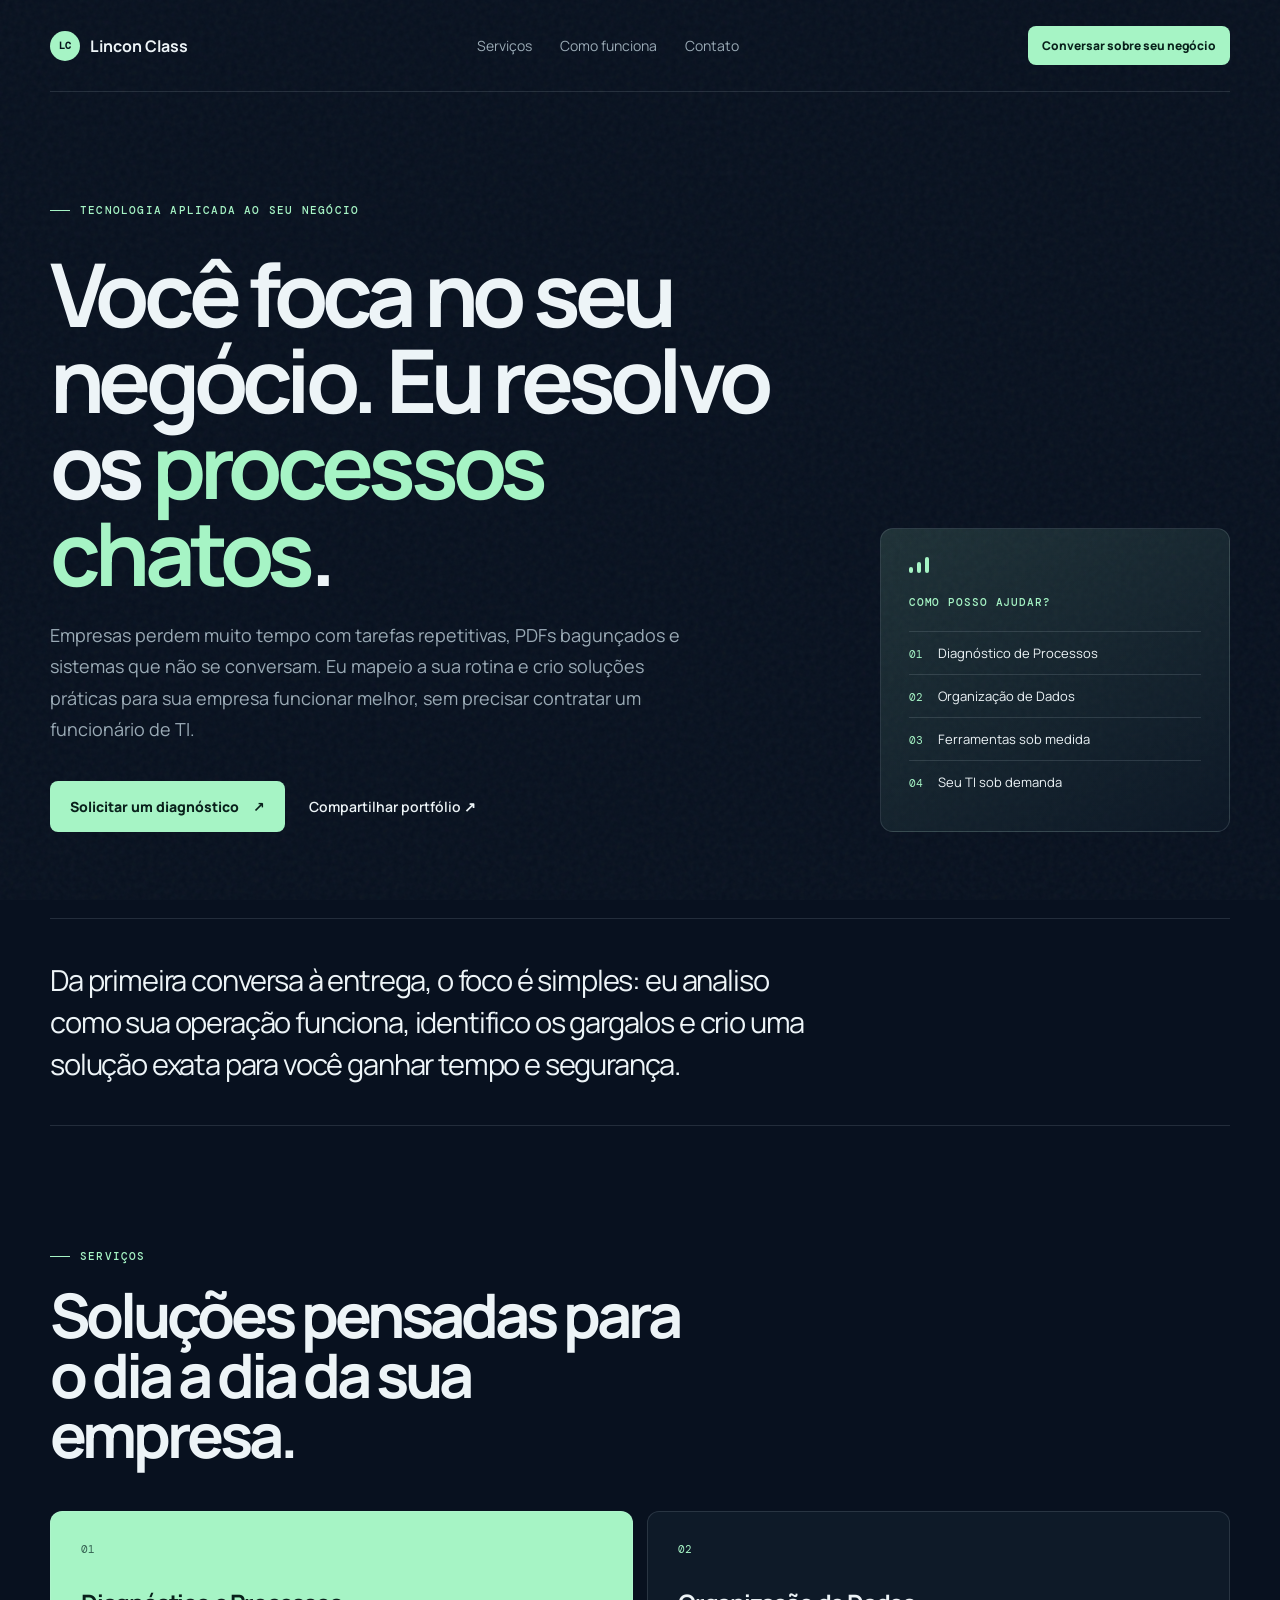
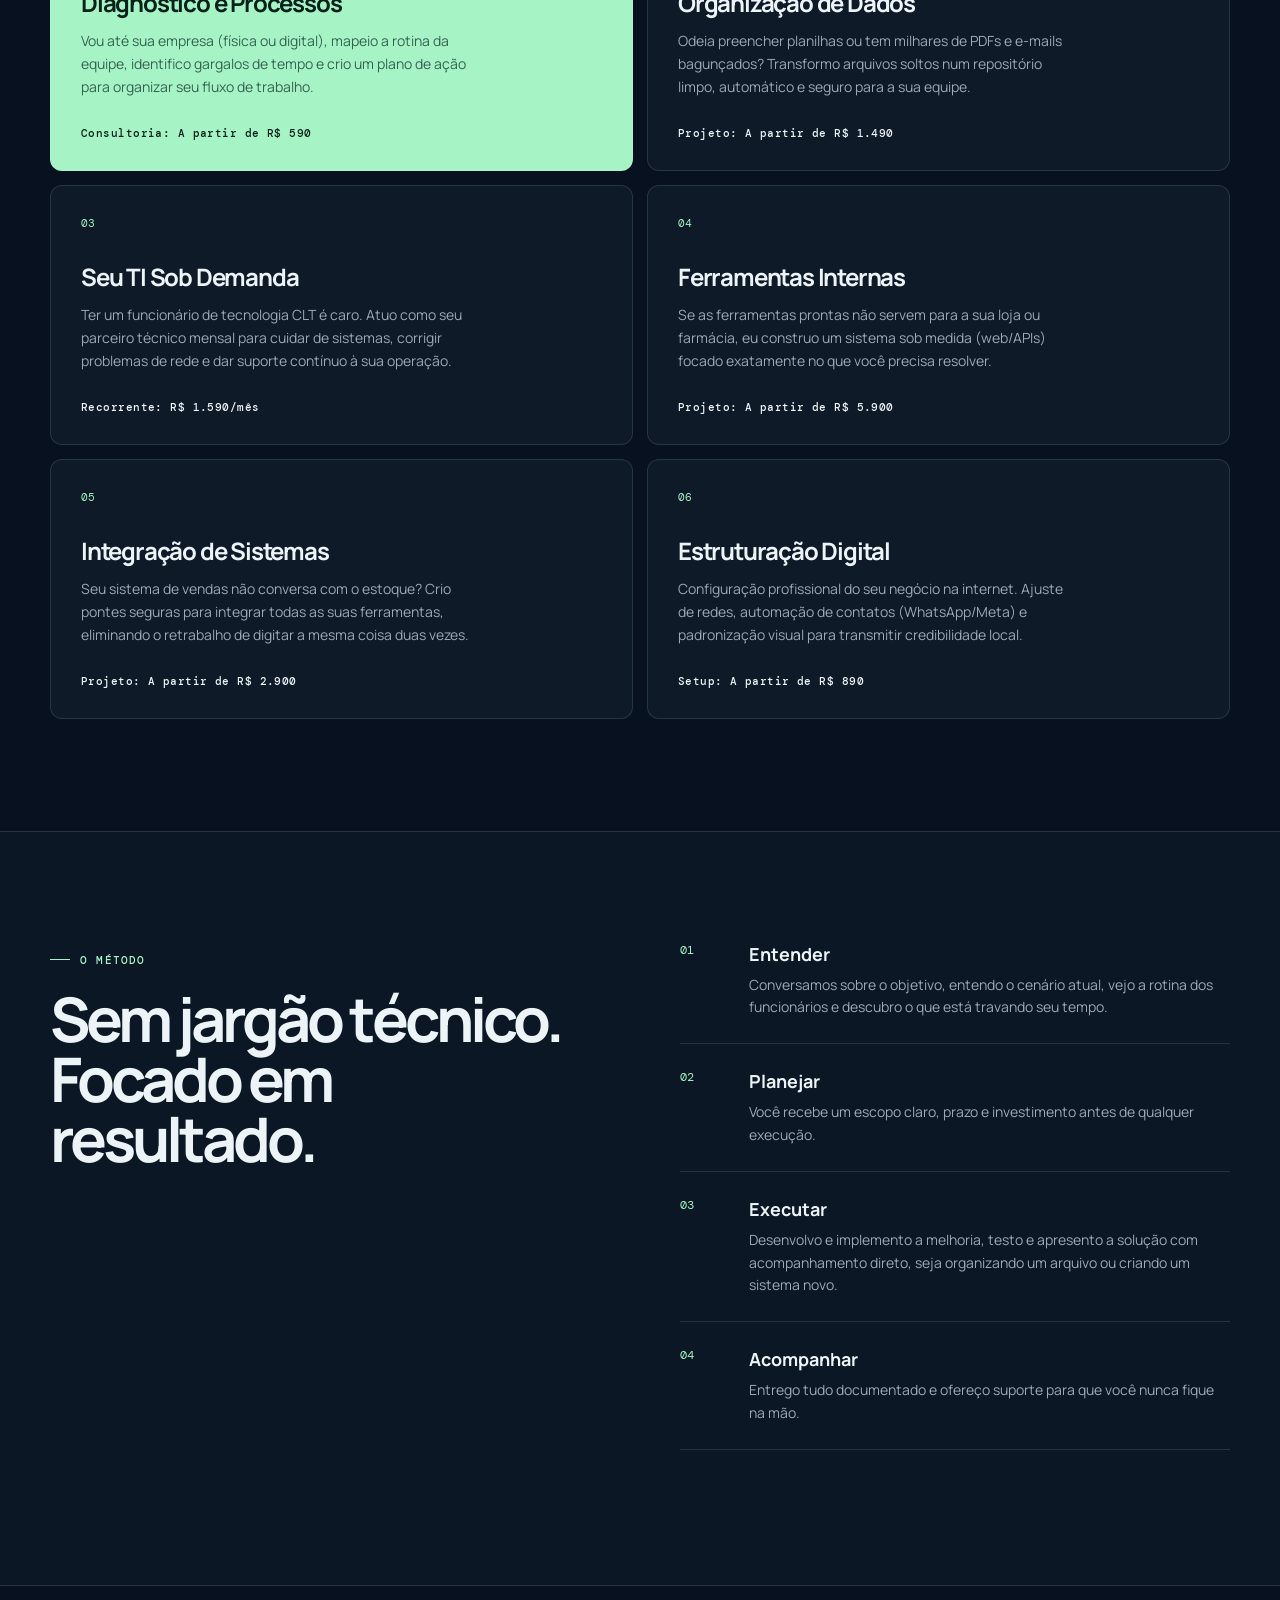
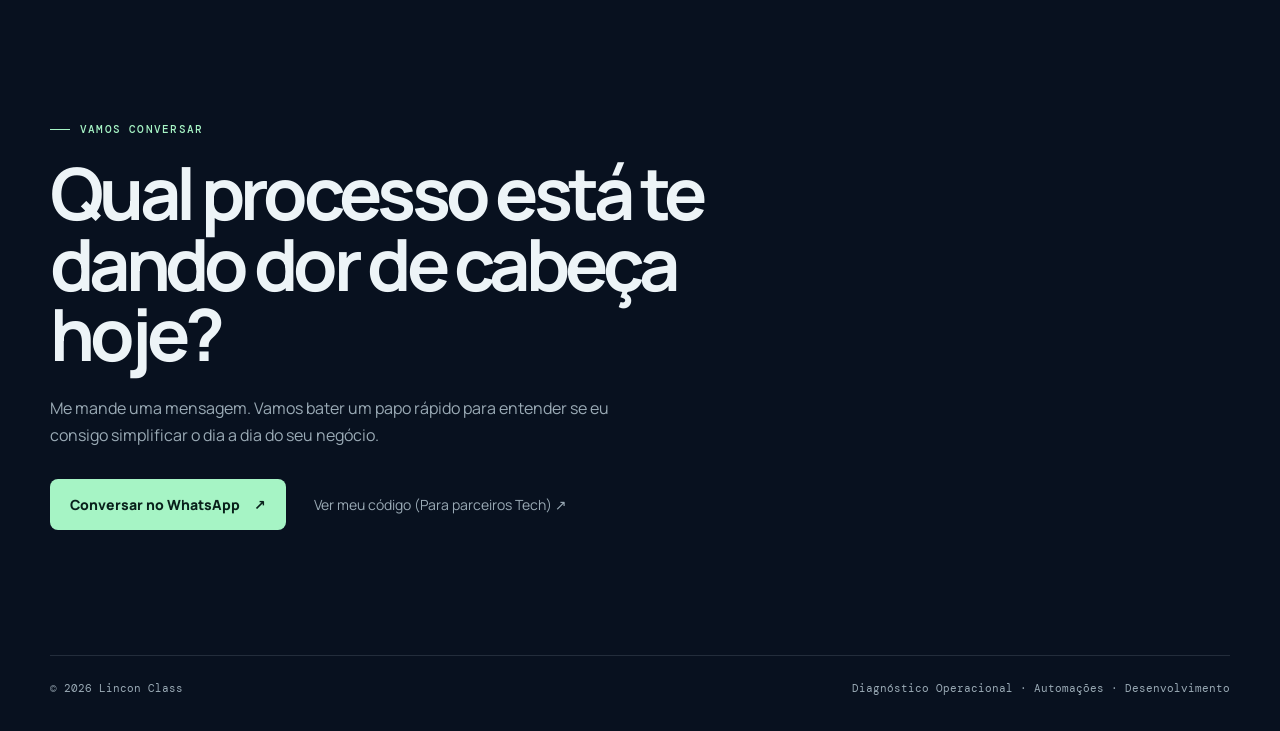
<file: portfolio/index.html>
<!doctype html>
<html lang="pt-BR">
  <head>
    <meta charset="UTF-8" />
    <meta name="viewport" content="width=device-width, initial-scale=1.0" />
    <meta name="description" content="Lincon Class: Diagnóstico, automação e parceiro de tecnologia para o seu negócio." />
    <meta name="theme-color" content="#08111f" />
    <meta property="og:title" content="Lincon Class | Tecnologia, automação e desenvolvimento" />
    <meta property="og:description" content="Transformo os processos chatos da sua empresa em sistemas que funcionam sozinhos." />
    <meta property="og:type" content="website" />
    <meta property="og:url" content="https://portfolio.linconclass.com.br" />
    <title>Lincon Class | Soluções em Processos e Tecnologia</title>
    <link rel="stylesheet" href="/portfolio/portfolio.css" />
  </head>
  <body>
    <div class="noise" aria-hidden="true"></div>
    <header class="site-header wrap">
      <a class="brand" href="#inicio" aria-label="Lincon Class, início"><span class="brand-mark">LC</span><span>Lincon Class</span></a>
      <nav aria-label="Navegação principal">
        <a href="#servicos">Serviços</a>
        <a href="#processo">Como funciona</a>
        <a href="#contato">Contato</a>      
      </nav>
      <a class="button button-small" href="#contato">Conversar sobre seu negócio</a>
    </header>

    <main id="inicio">
      <section class="hero wrap">
        <p class="eyebrow"><span></span> Tecnologia aplicada ao seu negócio</p>
        <div class="hero-grid">
          <div>
            <h1>Você foca no seu negócio. Eu resolvo os <em>processos chatos</em>.</h1>
            <p class="hero-copy">Empresas perdem muito tempo com tarefas repetitivas, PDFs bagunçados e sistemas que não se conversam. Eu mapeio a sua rotina e crio soluções práticas para sua empresa funcionar melhor, sem precisar contratar um funcionário de TI.</p>
            <div class="hero-actions">
              <a class="button" href="#contato">Solicitar um diagnóstico <span aria-hidden="true">↗</span></a>
              <button class="link-button" id="share-button" type="button">Compartilhar portfólio <span aria-hidden="true">↗</span></button>
            </div>
          </div>
          <aside class="hero-card" aria-label="Áreas de atuação">
            <div class="signal"><i></i><i></i><i></i></div>
            <p>Como posso ajudar?</p>
            <ul>
              <li><span>01</span> Diagnóstico de Processos</li>
              <li><span>02</span> Organização de Dados</li>
              <li><span>03</span> Ferramentas sob medida</li>
              <li><span>04</span> Seu TI sob demanda</li>
            </ul>
          </aside>
        </div>
      </section>

      <section class="intro wrap">
        <p>Da primeira conversa à entrega, o foco é simples: eu analiso como sua operação funciona, identifico os gargalos e crio uma solução exata para você ganhar tempo e segurança.</p>
      </section>

      <section class="services wrap" id="servicos">
        <div class="section-heading"><p class="eyebrow"><span></span> Serviços</p><h2>Soluções pensadas para o dia a dia da sua empresa.</h2></div>
        
        <div class="service-grid">
          
          <!-- Card 1: Consultoria -->
          <article class="service-card featured">
            <span class="card-number">01</span>
            <h3>Diagnóstico e Processos</h3>
            <p>Vou até sua empresa (física ou digital), mapeio a rotina da equipe, identifico gargalos de tempo e crio um plano de ação para organizar seu fluxo de trabalho.</p>
            <strong>Consultoria: A partir de R$ 590</strong>
          </article>

          <!-- Card 2: Automação / PDFs -->
          <article class="service-card">
            <span class="card-number">02</span>
            <h3>Organização de Dados</h3>
            <p>Odeia preencher planilhas ou tem milhares de PDFs e e-mails bagunçados? Transformo arquivos soltos num repositório limpo, automático e seguro para a sua equipe.</p>
            <strong>Projeto: A partir de R$ 1.490</strong>
          </article>

          <!-- Card 3: O TI Sob Demanda -->
          <article class="service-card">
            <span class="card-number">03</span>
            <h3>Seu TI Sob Demanda</h3>
            <p>Ter um funcionário de tecnologia CLT é caro. Atuo como seu parceiro técnico mensal para cuidar de sistemas, corrigir problemas de rede e dar suporte contínuo à sua operação.</p>
            <strong>Recorrente: R$ 1.590/mês</strong>
          </article>

          <!-- Card 4: Sistemas -->
          <article class="service-card">
            <span class="card-number">04</span>
            <h3>Ferramentas Internas</h3>
            <p>Se as ferramentas prontas não servem para a sua loja ou farmácia, eu construo um sistema sob medida (web/APIs) focado exatamente no que você precisa resolver.</p>
            <strong>Projeto: A partir de R$ 5.900</strong>
          </article>

           <!-- Card 5: Integrações -->
          <article class="service-card">
            <span class="card-number">05</span>
            <h3>Integração de Sistemas</h3>
            <p>Seu sistema de vendas não conversa com o estoque? Crio pontes seguras para integrar todas as suas ferramentas, eliminando o retrabalho de digitar a mesma coisa duas vezes.</p>
            <strong>Projeto: A partir de R$ 2.900</strong>
          </article>

           <!-- Card 6: Estruturação Digital -->
          <article class="service-card">
            <span class="card-number">06</span>
            <h3>Estruturação Digital</h3>
            <p>Configuração profissional do seu negócio na internet. Ajuste de redes, automação de contatos (WhatsApp/Meta) e padronização visual para transmitir credibilidade local.</p>
            <strong>Setup: A partir de R$ 890</strong>
          </article>

        </div>
      </section>

      <section class="process" id="processo">
        <div class="wrap process-inner">
          <div class="section-heading"><p class="eyebrow"><span></span> O Método</p><h2>Sem jargão técnico. Focado em resultado.</h2></div>
          <ol>
            <li><span>01</span><div><h3>Entender</h3><p>Conversamos sobre o objetivo, entendo o cenário atual, vejo a rotina dos funcionários e descubro o que está travando seu tempo.</p></div></li>
            <li><span>02</span><div><h3>Planejar</h3><p>Você recebe um escopo claro, prazo e investimento antes de qualquer execução.</p></div></li>
            <li><span>03</span><div><h3>Executar</h3><p>Desenvolvo e implemento a melhoria, testo e apresento a solução com acompanhamento direto, seja organizando um arquivo ou criando um sistema novo.</p></div></li>
            <li><span>04</span><div><h3>Acompanhar</h3><p>Entrego tudo documentado e ofereço suporte para que você nunca fique na mão.</p></div></li>
          </ol>
        </div>
      </section>

      <section class="contact wrap" id="contato">
        <p class="eyebrow"><span></span> Vamos conversar</p>
        <h2>Qual processo está te dando dor de cabeça hoje?</h2>
        <p>Me mande uma mensagem. Vamos bater um papo rápido para entender se eu consigo simplificar o dia a dia do seu negócio.</p>
        <div class="contact-actions">
            <a class="button" href="https://wa.me/5521969909037?text=Olá%2C%20Lincon.%20Vi%20seu%20portfólio%20e%20gostaria%20de%20falar%20sobre%20os%20processos%20do%20meu%20negócio." target="_blank" rel="noopener noreferrer">Conversar no WhatsApp <span aria-hidden="true">↗</span></a>
            <a class="github" href="https://github.com/linconclass" target="_blank" rel="noopener noreferrer">Ver meu código (Para parceiros Tech) <span aria-hidden="true">↗</span></a>
        </div>
      </section>
    </main>

    <footer class="wrap"><span>© <span id="year"></span> Lincon Class</span><span>Diagnóstico Operacional · Automações · Desenvolvimento</span></footer>
    <script src="/portfolio/portfolio.js"></script>
  </body>
</html>
</file>
<file: portfolio/portfolio.css>
@import url('https://fonts.googleapis.com/css2?family=DM+Mono:wght@400;500&family=Manrope:wght@400;500;600;700;800&display=swap');

:root{--ink:#edf4f7;--muted:#9aaab5;--line:rgba(225,240,244,.13);--mint:#a6f4c5;--navy:#08111f;--card:#101d2b;--max:1180px}*{box-sizing:border-box}html{scroll-behavior:smooth}body{margin:0;background:var(--navy);color:var(--ink);font-family:Manrope,system-ui,sans-serif}.noise{position:fixed;inset:0;pointer-events:none;opacity:.16;background-image:url("data:image/svg+xml,%3Csvg viewBox='0 0 180 180' xmlns='http://www.w3.org/2000/svg'%3E%3Cfilter id='n'%3E%3CfeTurbulence type='fractalNoise' baseFrequency='.9' numOctaves='4' stitchTiles='stitch'/%3E%3C/filter%3E%3Crect width='100%25' height='100%25' filter='url(%23n)' opacity='.28'/%3E%3C/svg%3E");z-index:-1}.wrap{width:min(calc(100% - 48px),var(--max));margin:auto}.site-header{height:92px;display:flex;align-items:center;justify-content:space-between;border-bottom:1px solid var(--line)}.brand{display:flex;gap:10px;align-items:center;color:var(--ink);font-weight:700;text-decoration:none}.brand-mark{width:30px;height:30px;border-radius:50%;display:grid;place-items:center;background:var(--mint);color:#07151b;font-family:'DM Mono';font-size:10px}.site-header nav{display:flex;gap:28px}.site-header nav a,.github{color:var(--muted);text-decoration:none;font-size:14px}.site-header nav a:hover,.github:hover{color:var(--mint)}.button{display:inline-flex;align-items:center;justify-content:center;gap:14px;border:0;border-radius:8px;padding:16px 20px;background:var(--mint);color:#09201b;text-decoration:none;font-size:14px;font-weight:800;transition:transform .2s,background .2s;cursor:pointer}.button:hover{transform:translateY(-2px);background:#c6f9d9}.button-small{padding:11px 14px;font-size:12px}.hero{padding:100px 0 86px}.eyebrow{display:flex;align-items:center;gap:10px;color:var(--mint);font:500 11px 'DM Mono';letter-spacing:.11em;text-transform:uppercase}.eyebrow span{width:20px;height:1px;background:var(--mint)}.hero-grid{display:grid;grid-template-columns:1.55fr .72fr;gap:76px;align-items:end}.hero h1,.section-heading h2,.contact h2{font-size:clamp(45px,7vw,88px);line-height:.98;letter-spacing:-.065em;margin:22px 0 25px;max-width:820px}.hero h1 em{font-style:normal;color:var(--mint)}.hero-copy{max-width:650px;color:var(--muted);font-size:18px;line-height:1.75}.hero-actions{display:flex;gap:24px;align-items:center;margin-top:35px}.link-button{padding:0;border:0;color:var(--ink);background:none;font:600 14px Manrope;cursor:pointer}.link-button:hover{color:var(--mint)}.hero-card{padding:28px;background:linear-gradient(150deg,rgba(166,244,197,.14),rgba(16,29,43,.55));border:1px solid var(--line);border-radius:13px}.hero-card>p{font:500 11px 'DM Mono';letter-spacing:.08em;text-transform:uppercase;color:var(--mint);margin:22px 0}.signal{display:flex;gap:4px;align-items:end;height:16px}.signal i{display:block;width:4px;background:var(--mint);border-radius:4px}.signal i:nth-child(1){height:6px}.signal i:nth-child(2){height:11px}.signal i:nth-child(3){height:16px}.hero-card ul{list-style:none;margin:0;padding:0}.hero-card li{padding:12px 0;border-top:1px solid var(--line);font-size:13px}.hero-card li span,.card-number{color:var(--mint);font:11px 'DM Mono';margin-right:12px}.intro{border-top:1px solid var(--line);border-bottom:1px solid var(--line);padding:40px 0}.intro p{margin:0;max-width:770px;font-size:clamp(20px,2.5vw,29px);line-height:1.45;letter-spacing:-.04em}.services{padding:112px 0}.section-heading h2{font-size:clamp(36px,4.8vw,62px);max-width:650px;margin-bottom:45px}.service-grid{display:grid;grid-template-columns:repeat(2,1fr);gap:14px}.service-card{min-height:260px;padding:30px;display:flex;flex-direction:column;align-items:start;background:rgba(16,29,43,.82);border:1px solid var(--line);border-radius:12px}.service-card.featured{background:var(--mint);color:#09201b}.service-card h3{font-size:24px;letter-spacing:-.05em;margin:30px 0 10px}.service-card p{max-width:395px;color:var(--muted);font-size:14px;line-height:1.65;margin:0}.featured p{color:#356252}.service-card strong{font:500 11px 'DM Mono';letter-spacing:.04em;margin-top:auto;padding-top:24px}.featured .card-number{color:#356252}.process{background:#0b1725;border-top:1px solid var(--line);border-bottom:1px solid var(--line)}.process-inner{padding:110px 0;display:grid;grid-template-columns:1fr 1fr;gap:80px}.process ol{list-style:none;margin:0;padding:0}.process li{display:grid;grid-template-columns:55px 1fr;gap:14px;padding:0 0 25px;margin-bottom:25px;border-bottom:1px solid var(--line)}.process li>span{color:var(--mint);font:12px 'DM Mono'}.process h3{font-size:18px;margin:0 0 8px}.process li p{margin:0;color:var(--muted);font-size:14px;line-height:1.6}.contact{padding:125px 0}.contact h2{font-size:clamp(42px,6vw,72px);max-width:800px}.contact>p:not(.eyebrow){max-width:580px;color:var(--muted);line-height:1.7}.contact-actions{display:flex;align-items:center;gap:28px;margin-top:30px}footer{display:flex;justify-content:space-between;padding:25px 0 36px;border-top:1px solid var(--line);color:var(--muted);font:11px 'DM Mono'}
@media(max-width:760px){.wrap{width:min(calc(100% - 36px),var(--max))}.site-header{height:76px}.site-header nav{display:none}.button-small{display:none}.hero{padding:72px 0}.hero-grid,.process-inner{grid-template-columns:1fr;gap:42px}.hero h1{font-size:clamp(46px,14vw,66px)}.hero-copy{font-size:16px}.hero-card{max-width:430px}.hero-actions{align-items:flex-start;flex-direction:column;gap:18px}.intro{padding:30px 0}.services{padding:75px 0}.service-grid{grid-template-columns:1fr}.service-card{min-height:230px}.process-inner{padding:78px 0}.contact{padding:80px 0}.contact-actions,footer{align-items:flex-start;flex-direction:column;gap:18px}.contact h2{font-size:clamp(42px,12vw,58px)}}

/* =========================================
   EFEITOS DINÂMICOS - HOVER NOS SERVIÇOS
   ========================================= */

/* 1. Adiciona a transição suave aos cards */
.service-card {
    transition: transform 0.3s ease, border-color 0.3s ease, box-shadow 0.3s ease;
}

/* 2. Efeito ao passar o mouse ou tocar (mobile) nos cards normais */
.service-card:hover,
.service-card:focus-within,
.service-card:active {
    transform: translateY(-8px); /* Levanta o card em 8 pixels */
    border-color: rgba(166, 244, 197, 0.4); /* Acende a borda com um tom de verde Mint transparente */
    box-shadow: 0 12px 24px rgba(0, 0, 0, 0.5); /* Cria uma sombra abaixo para dar profundidade */
}

/* 3. Efeito específico para o Card 01 (Featured) para não perder o contraste */
.service-card.featured:hover,
.service-card.featured:focus-within,
.service-card.featured:active {
    transform: translateY(-8px);
    border-color: var(--mint);
    box-shadow: 0 12px 30px rgba(166, 244, 197, 0.25); /* Sombra verde sutil ao redor do card principal */
}
</file>
